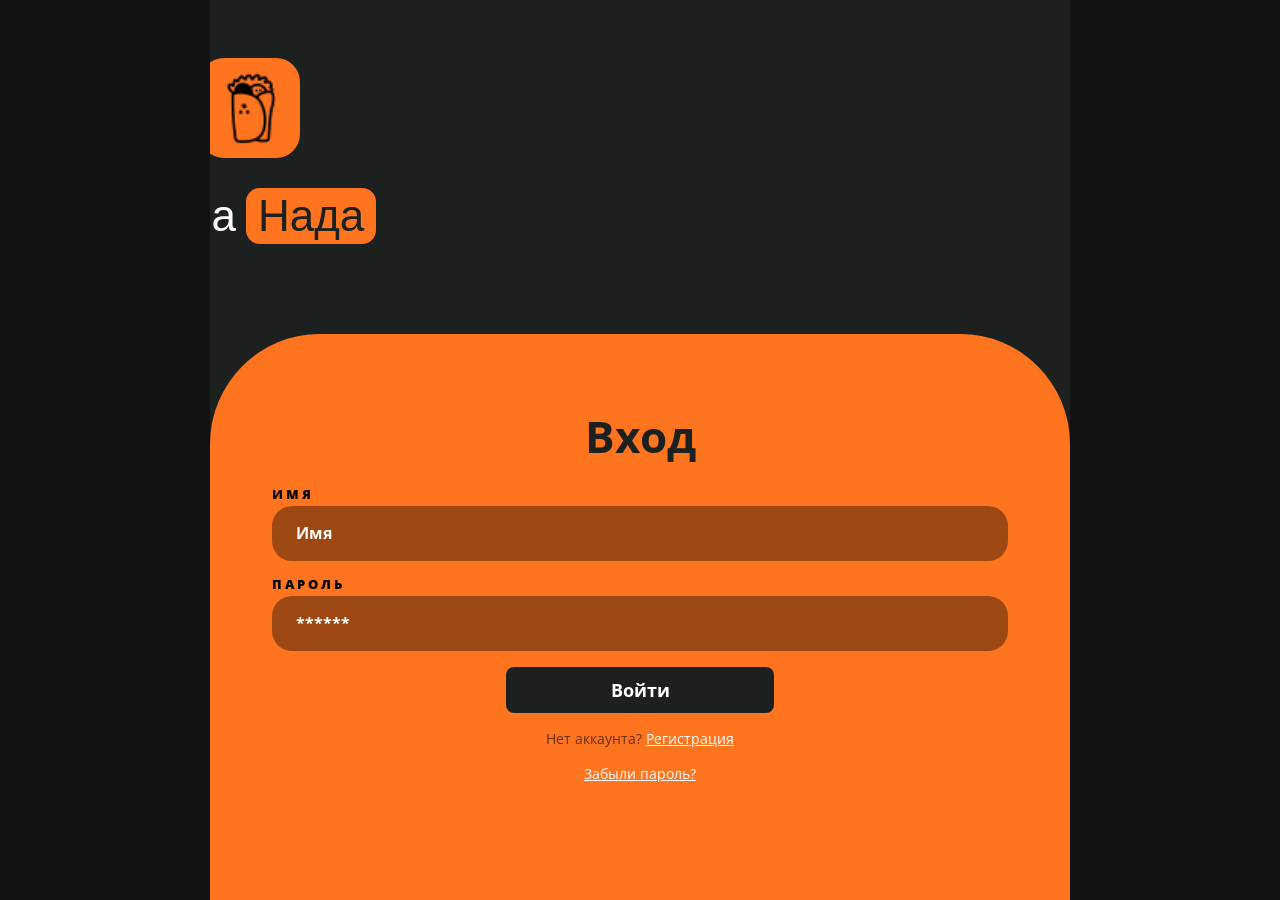
<file: index.html>
<!DOCTYPE html>
<html lang="ru">
<head>
    <meta charset="UTF-8">
    <meta name="viewport" content="width=device-width, initial-scale=1.0, viewport-fit=cover">

    <title>Вход — ШаваНада</title>

    <link href="https://fonts.googleapis.com/css2?family=Open+Sans:ital,wght@0,400;0,700;0,800;1,400&display=swap" rel="stylesheet">
    <link rel="stylesheet" href="common.css">
    <link rel="stylesheet" href="responsive.css">
    <link rel="stylesheet" href="auth.css">
</head>

<body>
    <div class="app app_dark">

        <div class="auth_logo">
            <img class="logo_icon" src="images/Wrap-1.svg" alt="">
            <span class="logo_text">Шава<i class="logo_mark">Нада</i></span>
        </div>

        <form class="auth_sheet" data-next="map.html">
            <h1>Вход</h1>

            <label>ИМЯ</label>
            <input type="text" placeholder="Имя" required>

            <label>ПАРОЛЬ</label>
            <input type="password" placeholder="******" required>

            <button class="auth_button">Войти</button>

            <p>Нет аккаунта? <a href="register.html">Регистрация</a></p>
            <p><a href="#">Забыли пароль?</a></p>
        </form>

    </div>

    <script src="auth.js"></script>
</body>
</html>
</file>
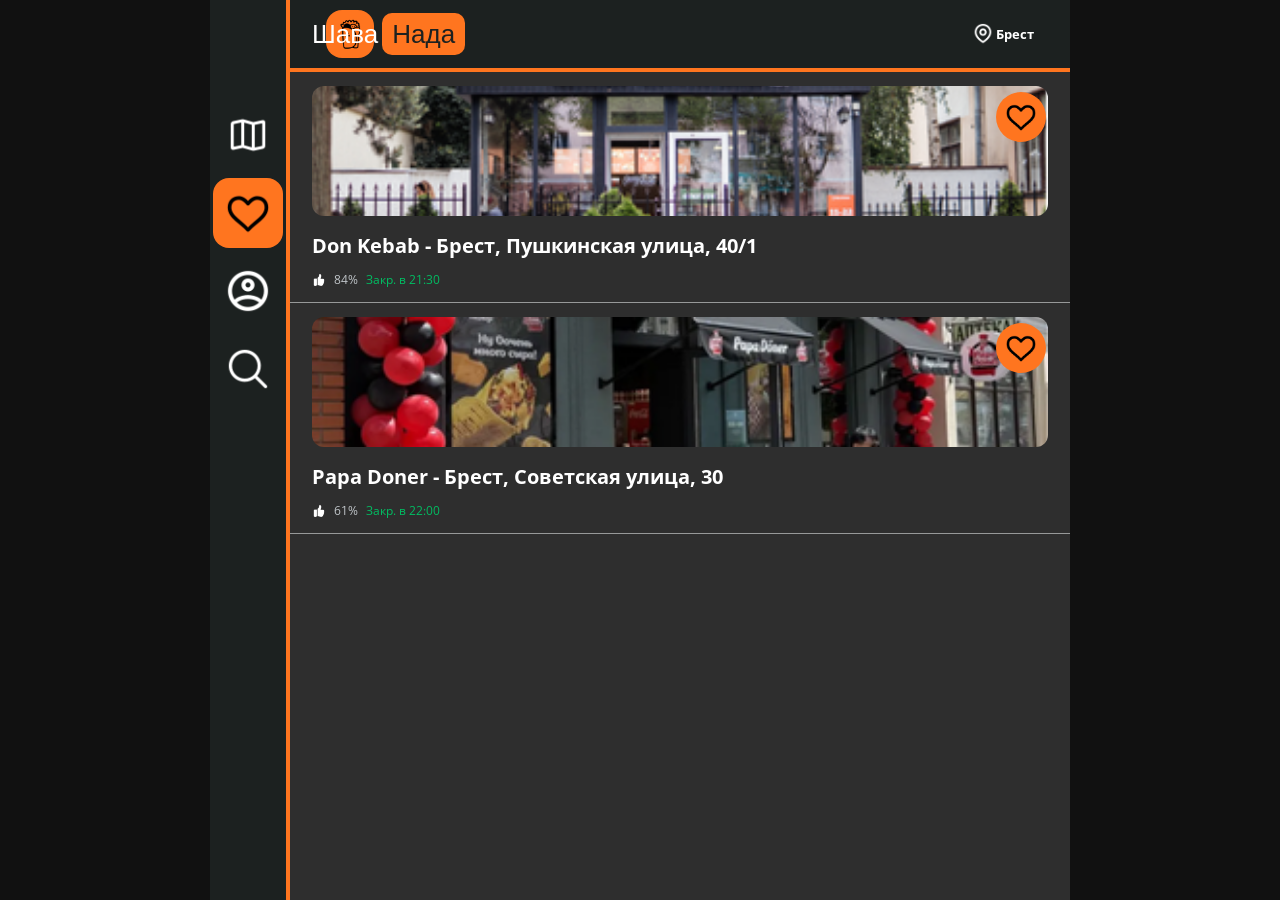
<file: favorites.html>
<!DOCTYPE html>
<html lang="ru">
<head>
    <meta charset="UTF-8">
    <meta name="viewport" content="width=device-width, initial-scale=1.0, viewport-fit=cover">

    <title>Избранное — ШаваНада</title>

    <link href="https://fonts.googleapis.com/css2?family=Open+Sans:ital,wght@0,400;0,700;0,800;1,400&display=swap" rel="stylesheet">
    <link rel="stylesheet" href="common.css">
    <link rel="stylesheet" href="responsive.css">
    <link rel="stylesheet" href="favorites.css">
</head>

<body>
    <div class="app">

        <header class="header">
            <img class="logo_icon" src="images/Wrap-1.svg" alt="">
            <span class="logo_text">Шава<i class="logo_mark">Нада</i></span>
            <span class="city"><img src="images/Location.svg" alt="">Брест</span>
        </header>

        <main class="main">
            <a class="favorite_card" href="place.html">
                <img class="favorite_photo" src="images/DonKebab.png" alt="">
                <button class="favorite_button"><img src="images/Heart.svg" alt=""></button>
                <h3>Don Kebab - Брест, Пушкинская улица, 40/1</h3>
                <div class="place_meta">
                    <img class="rating_icon" src="images/Like.svg" alt="">84%
                    <span class="text_green">Закр. в 21:30</span>
                </div>
            </a>

            <a class="favorite_card" href="place.html">
                <img class="favorite_photo" src="images/PapaDoner.png" alt="">
                <button class="favorite_button"><img src="images/Heart.svg" alt=""></button>
                <h3>Papa Doner - Брест, Советская улица, 30</h3>
                <div class="place_meta">
                    <img class="rating_icon" src="images/Like.svg" alt="">61%
                    <span class="text_green">Закр. в 22:00</span>
                </div>
            </a>
        </main>

        <nav class="tab_bar">
            <a class="tab_link" href="map.html"><img src="images/Paper Map-1.svg" alt="map"></a>
            <a class="tab_link is-active" href="favorites.html"><img src="images/Heart.svg" alt="favorites"></a>
            <a class="tab_link" href="profile.html"><img src="images/Profile.svg" alt="profile"></a>
            <a class="tab_link" href="search.html"><img src="images/Search.svg" alt="search"></a>
        </nav>

    </div>

    <script src="common.js"></script>
</body>
</html>
</file>
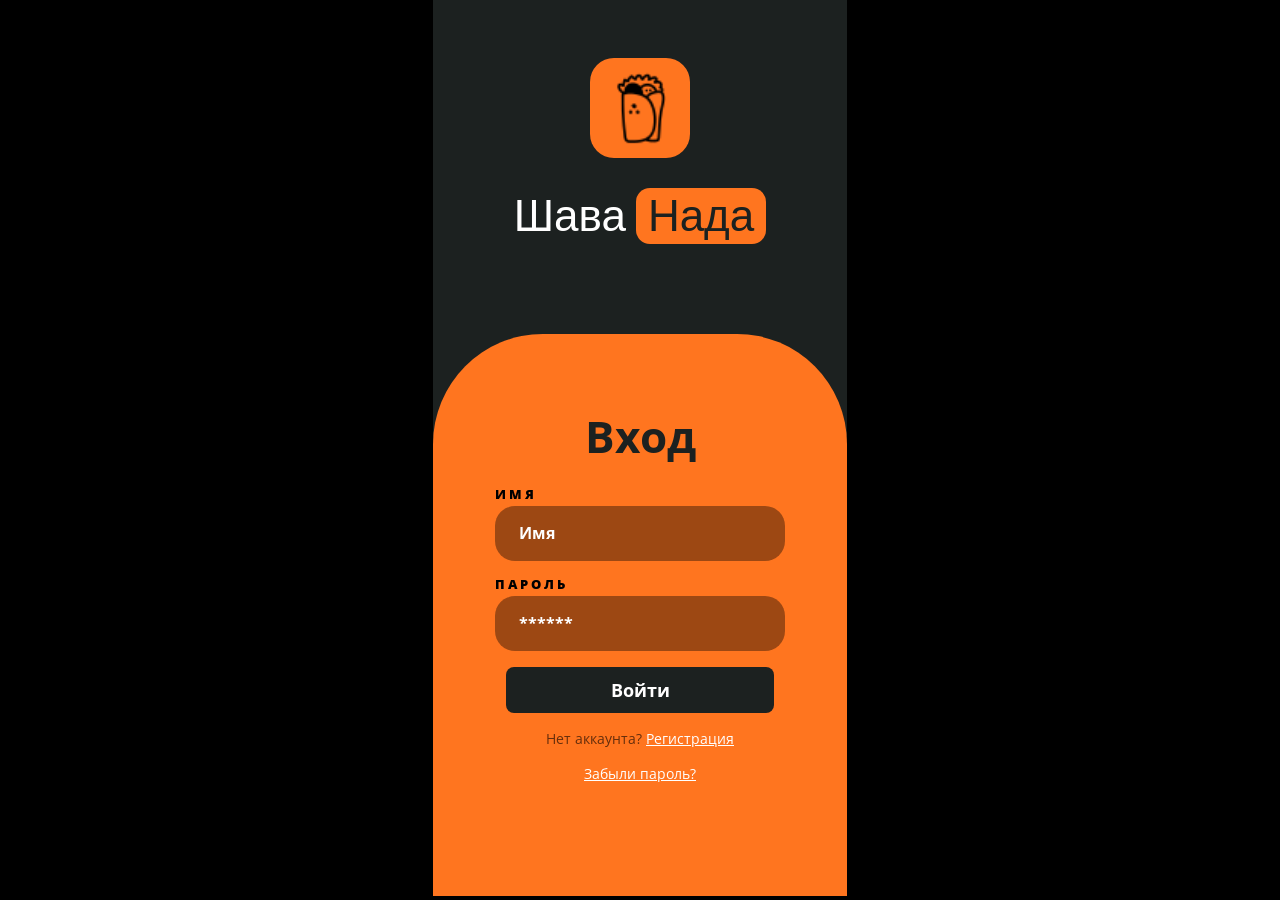
<file: login.html>
<!DOCTYPE html>
<html lang="ru">
<head>
    <meta charset="UTF-8">
    <meta name="viewport" content="width=device-width, initial-scale=1.0, viewport-fit=cover">

    <title>Вход — ШаваНада</title>

    <link href="https://fonts.googleapis.com/css2?family=Open+Sans:ital,wght@0,400;0,700;0,800;1,400&display=swap" rel="stylesheet">
    <link rel="stylesheet" href="common.css">
    <link rel="stylesheet" href="auth.css">
</head>

<body>
    <div class="app app_dark">

        <div class="auth_logo">
            <img class="logo_icon" src="images/Wrap-1.svg" alt="">
            <span class="logo_text">Шава<i class="logo_mark">Нада</i></span>
        </div>

        <form class="auth_sheet" data-next="map.html">
            <h1>Вход</h1>

            <label>ИМЯ</label>
            <input type="text" placeholder="Имя" required>

            <label>ПАРОЛЬ</label>
            <input type="password" placeholder="******" required>

            <button class="auth_button">Войти</button>

            <p>Нет аккаунта? <a href="register.html">Регистрация</a></p>
            <p><a href="#">Забыли пароль?</a></p>
        </form>

    </div>

    <script src="auth.js"></script>
</body>
</html>
</file>
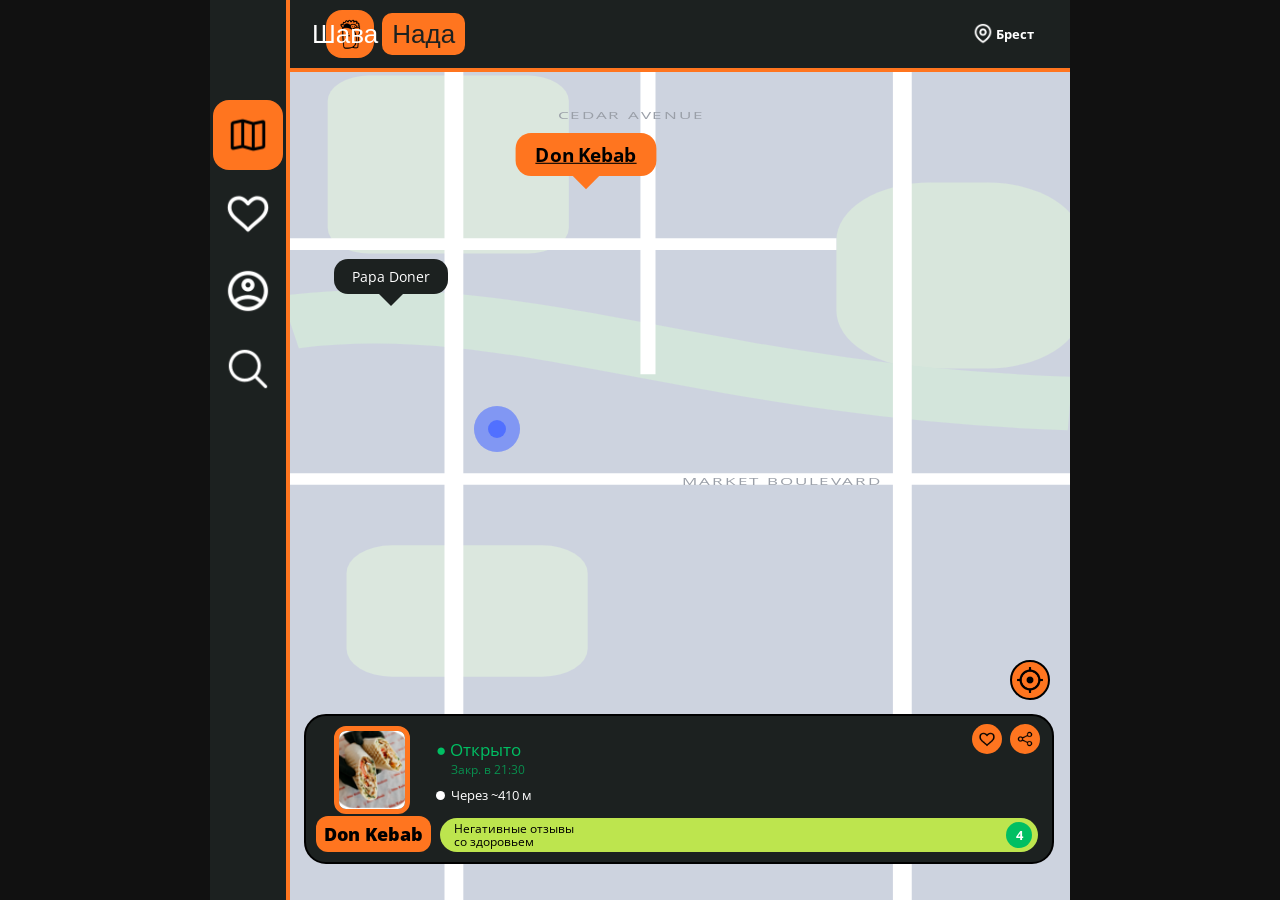
<file: map.html>
<!DOCTYPE html>
<html lang="ru">
<head>
    <meta charset="UTF-8">
    <meta name="viewport" content="width=device-width, initial-scale=1.0, viewport-fit=cover">

    <title>Карта — ШаваНада</title>

    <link href="https://fonts.googleapis.com/css2?family=Open+Sans:ital,wght@0,400;0,700;0,800;1,400&display=swap" rel="stylesheet">
    <link rel="stylesheet" href="common.css">
    <link rel="stylesheet" href="responsive.css">
    <link rel="stylesheet" href="map.css">
</head>

<body>
    <div class="app">

        <header class="header">
            <img class="logo_icon" src="images/Wrap-1.svg" alt="">
            <span class="logo_text">Шава<i class="logo_mark">Нада</i></span>
            <span class="city"><img src="images/Location.svg" alt="">Брест</span>
        </header>

        <main class="main main_map">
            <div class="map">
                <svg viewBox="0 0 414 712" preserveAspectRatio="none">
                    <rect x="20" y="3" width="128" height="153" rx="22" fill="#dbe7de"/>
                    <rect x="290" y="95" width="130" height="160" rx="50" fill="#d8e6dc"/>
                    <rect x="30" y="407" width="128" height="113" rx="24" fill="#dbe7de"/>
                    <path d="M0 215C120 190 220 275 414 285" stroke="#d3e5db" stroke-width="46" fill="none"/>

                    <g stroke="#ffffff" fill="none">
                        <path d="M87 0V712M325 0V712" stroke-width="10"/>
                        <path d="M190 0V260" stroke-width="8"/>
                        <path d="M0 148H290M0 350H414" stroke-width="10"/>
                    </g>

                    <g font-size="9" fill="#9a9fa8" letter-spacing="1">
                        <text x="142" y="40">CEDAR AVENUE</text>
                        <text x="208" y="355">MARKET BOULEVARD</text>
                    </g>
                </svg>

                <button class="map_pin map_pin_don is-selected" data-place="don">Don Kebab</button>
                <button class="map_pin map_pin_papa" data-place="papa">Papa Doner</button>

                <div class="map_me"></div>
            </div>

            <button class="locate_button"><img src="images/My Location.svg" alt="Моё местоположение"></button>

            <a class="place_card" href="place.html">
                <img class="place_card_photo" src="images/MapPlace.png" alt="">
                <span class="place_card_name">Don Kebab</span>

                <span class="place_card_status text_green">● Открыто<small>Закр. в 21:30</small></span>
                <span class="place_card_distance">Через ~410 м</span>

                <span class="place_card_actions">
                    <button class="card_round_button like_button"><img src="images/Heart.svg" alt=""></button>
                    <button class="card_round_button"><img src="images/Share-1.svg" alt=""></button>
                </span>

                <span class="place_card_negative">Негативные отзывы<br>со здоровьем<b>4</b></span>
            </a>
        </main>

        <nav class="tab_bar">
            <a class="tab_link is-active" href="map.html"><img src="images/Paper Map.svg" alt="map"></a>
            <a class="tab_link" href="favorites.html"><img src="images/Heart-1.svg" alt="favorites"></a>
            <a class="tab_link" href="profile.html"><img src="images/Profile.svg" alt="profile"></a>
            <a class="tab_link" href="search.html"><img src="images/Search.svg" alt="search"></a>
        </nav>

    </div>

    <script src="common.js"></script>
    <script src="map.js"></script>
</body>
</html>
</file>
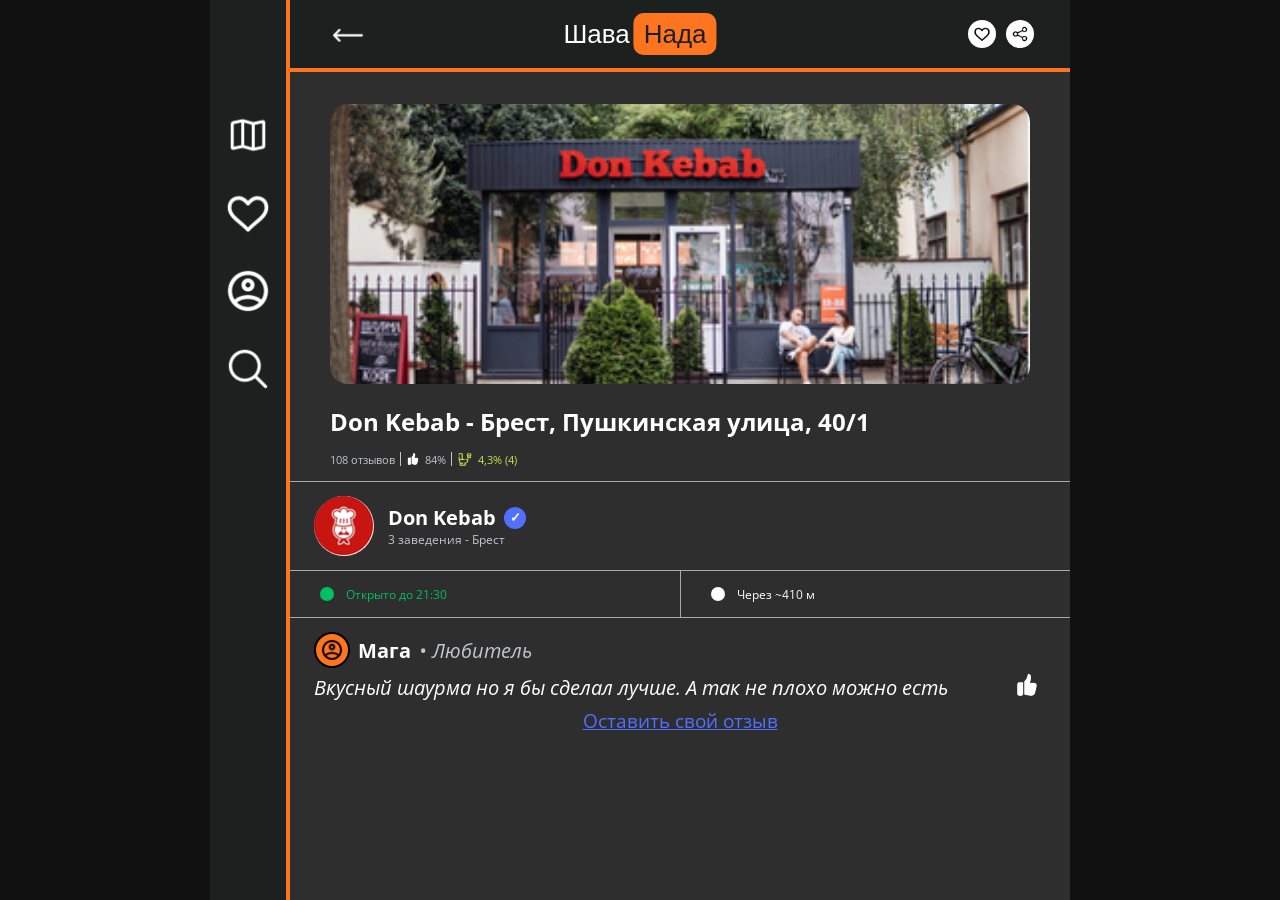
<file: place.html>
<!DOCTYPE html>
<html lang="ru">
<head>
    <meta charset="UTF-8">
    <meta name="viewport" content="width=device-width, initial-scale=1.0, viewport-fit=cover">

    <title>Don Kebab — ШаваНада</title>

    <link href="https://fonts.googleapis.com/css2?family=Open+Sans:ital,wght@0,400;0,700;0,800;1,400&display=swap" rel="stylesheet">
    <link rel="stylesheet" href="common.css">
    <link rel="stylesheet" href="responsive.css">
    <link rel="stylesheet" href="place.css">
</head>

<body>
    <div class="app">

        <header class="header header_sub">
            <a class="back_button" href="javascript:history.back()"><img src="images/Left Arrow.svg" alt="Назад"></a>
            <span class="logo_text">Шава<i class="logo_mark">Нада</i></span>
            <span class="header_actions">
                <button class="header_round_button like_button"><img src="images/Heart.svg" alt=""></button>
                <button class="header_round_button"><img src="images/Share-1.svg" alt=""></button>
            </span>
        </header>

        <main class="main">
            <div class="place_content">
                <img class="place_photo" src="images/DonKebab.png" alt="Don Kebab">
                <h2 class="place_title">Don Kebab - Брест, Пушкинская улица, 40/1</h2>

                <div class="place_meta">
                    <span>108 отзывов</span>
                    <i class="meta_separator"></i>
                    <img class="rating_icon" src="images/Like.svg" alt="">
                    <span>84%</span>
                    <i class="meta_separator"></i>
                    <img src="images/WC.svg" width="16" alt="">
                    <span class="text_lime">4,3% (4)</span>
                </div>
            </div>

            <div class="place_divider"></div>

            <div class="owner_row">
                <img class="owner_avatar" src="images/DonKebab_logo.png" alt="">
                <div class="owner_info">
                    <b class="owner_name">Don Kebab <u class="verified_badge">✓</u></b>
                    <small>3 заведения - Брест</small>
                </div>
            </div>

            <div class="status_bar">
                <div class="status_item status_item_ok"><i class="status_dot status_dot_ok"></i>Открыто до 21:30</div>
                <div class="status_item"><i class="status_dot"></i>Через ~410 м</div>
            </div>

            <div class="review_block">
                <div class="review_author">
                    <span class="review_author_icon"><img src="images/Profile-1.svg" alt=""></span>
                    Мага <em>• Любитель</em>
                </div>
                <p class="review_text">Вкусный шаурма но я бы сделал лучше. А так не плохо можно есть</p>
                <button class="review_like">
                    <img class="review_like_icon review_like_off" src="images/Like.svg" alt="">
                    <img class="review_like_icon review_like_on" src="images/Like_Active.svg" alt="">
                </button>
                <a class="review_link" href="review.html">Оставить свой отзыв</a>
            </div>
        </main>

        <nav class="tab_bar">
            <a class="tab_link" href="map.html"><img src="images/Paper Map-1.svg" alt="map"></a>
            <a class="tab_link" href="favorites.html"><img src="images/Heart-1.svg" alt="favorites"></a>
            <a class="tab_link" href="profile.html"><img src="images/Profile.svg" alt="profile"></a>
            <a class="tab_link" href="search.html"><img src="images/Search.svg" alt="search"></a>
        </nav>

    </div>

    <script src="common.js"></script>
    <script src="place.js"></script>
</body>
</html>
</file>
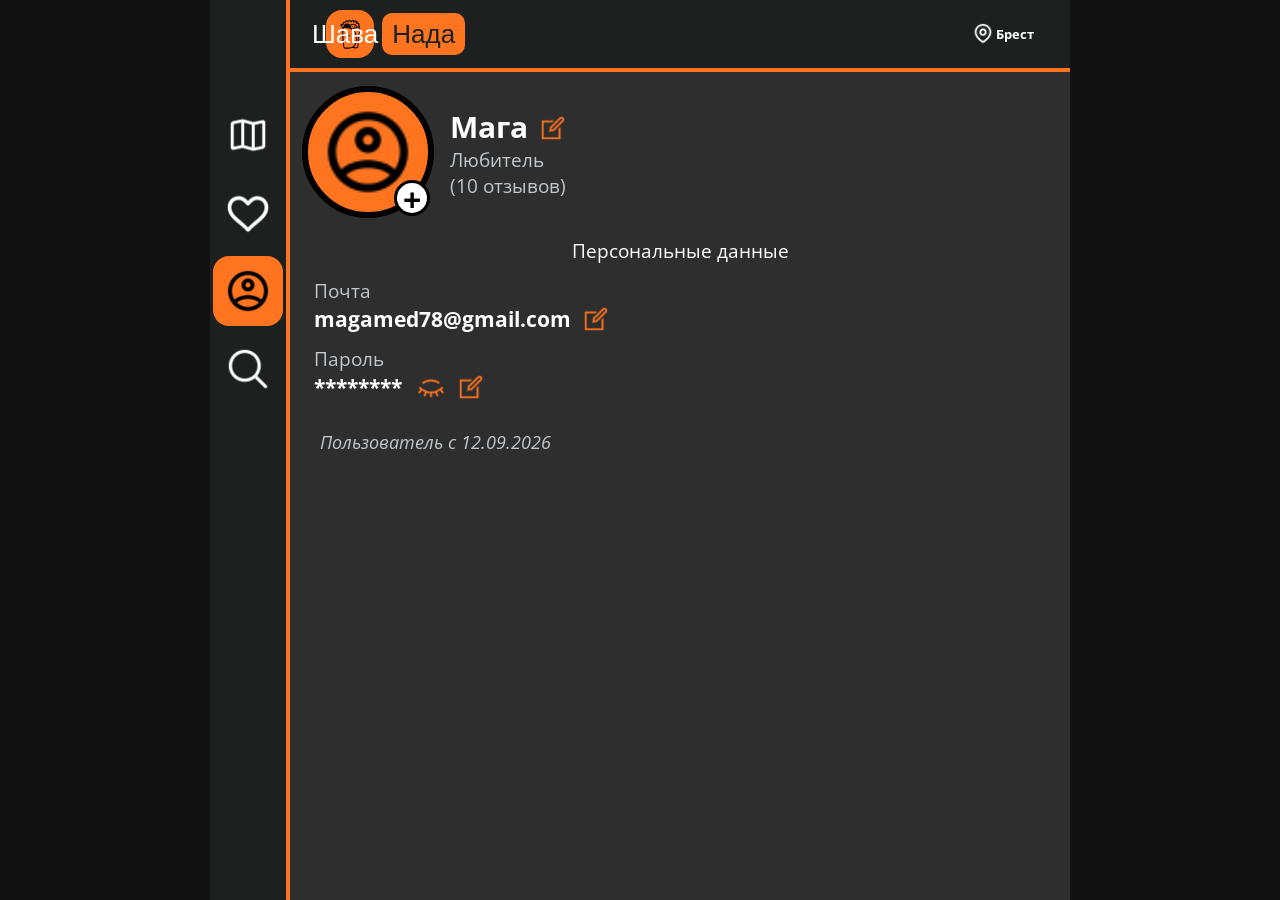
<file: profile.html>
<!DOCTYPE html>
<html lang="ru">
<head>
    <meta charset="UTF-8">
    <meta name="viewport" content="width=device-width, initial-scale=1.0, viewport-fit=cover">

    <title>Профиль — ШаваНада</title>

    <link href="https://fonts.googleapis.com/css2?family=Open+Sans:ital,wght@0,400;0,700;0,800;1,400&display=swap" rel="stylesheet">
    <link rel="stylesheet" href="common.css">
    <link rel="stylesheet" href="responsive.css">
    <link rel="stylesheet" href="profile.css">
</head>

<body>
    <div class="app">

        <header class="header">
            <img class="logo_icon" src="images/Wrap-1.svg" alt="">
            <span class="logo_text">Шава<i class="logo_mark">Нада</i></span>
            <span class="city"><img src="images/Location.svg" alt="">Брест</span>
        </header>

        <main class="main">
            <div class="profile_head">
                <div class="profile_avatar">
                    <img src="images/Profile-1.svg" alt="">
                    <b class="profile_avatar_plus">+</b>
                </div>

                <div>
                    <h2 class="profile_name">Мага <button class="edit_button"><img src="images/Edit.svg" alt=""></button></h2>
                    <small class="profile_level">Любитель<br>(10 отзывов)</small>
                </div>
            </div>

            <p class="profile_section_title">Персональные данные</p>

            <div class="profile_field">
                <small>Почта</small>
                <div class="profile_field_value">
                    magamed78@gmail.com
                    <button class="edit_button"><img src="images/Edit.svg" alt=""></button>
                </div>
            </div>

            <div class="profile_field">
                <small>Пароль</small>
                <div class="profile_field_value">
                    <span id="password_value">********</span>
                    <button class="eye_button"><img src="images/Eyelashes 2D.svg" alt=""></button>
                    <button class="edit_button"><img src="images/Edit.svg" alt=""></button>
                </div>
            </div>

            <p class="profile_since">Пользователь с 12.09.2026</p>
        </main>

        <nav class="tab_bar">
            <a class="tab_link" href="map.html"><img src="images/Paper Map-1.svg" alt="map"></a>
            <a class="tab_link" href="favorites.html"><img src="images/Heart-1.svg" alt="favorites"></a>
            <a class="tab_link is-active" href="profile.html"><img src="images/Profile-1.svg" alt="profile"></a>
            <a class="tab_link" href="search.html"><img src="images/Search.svg" alt="search"></a>
        </nav>

    </div>

    <script src="common.js"></script>
    <script src="profile.js"></script>
</body>
</html>
</file>
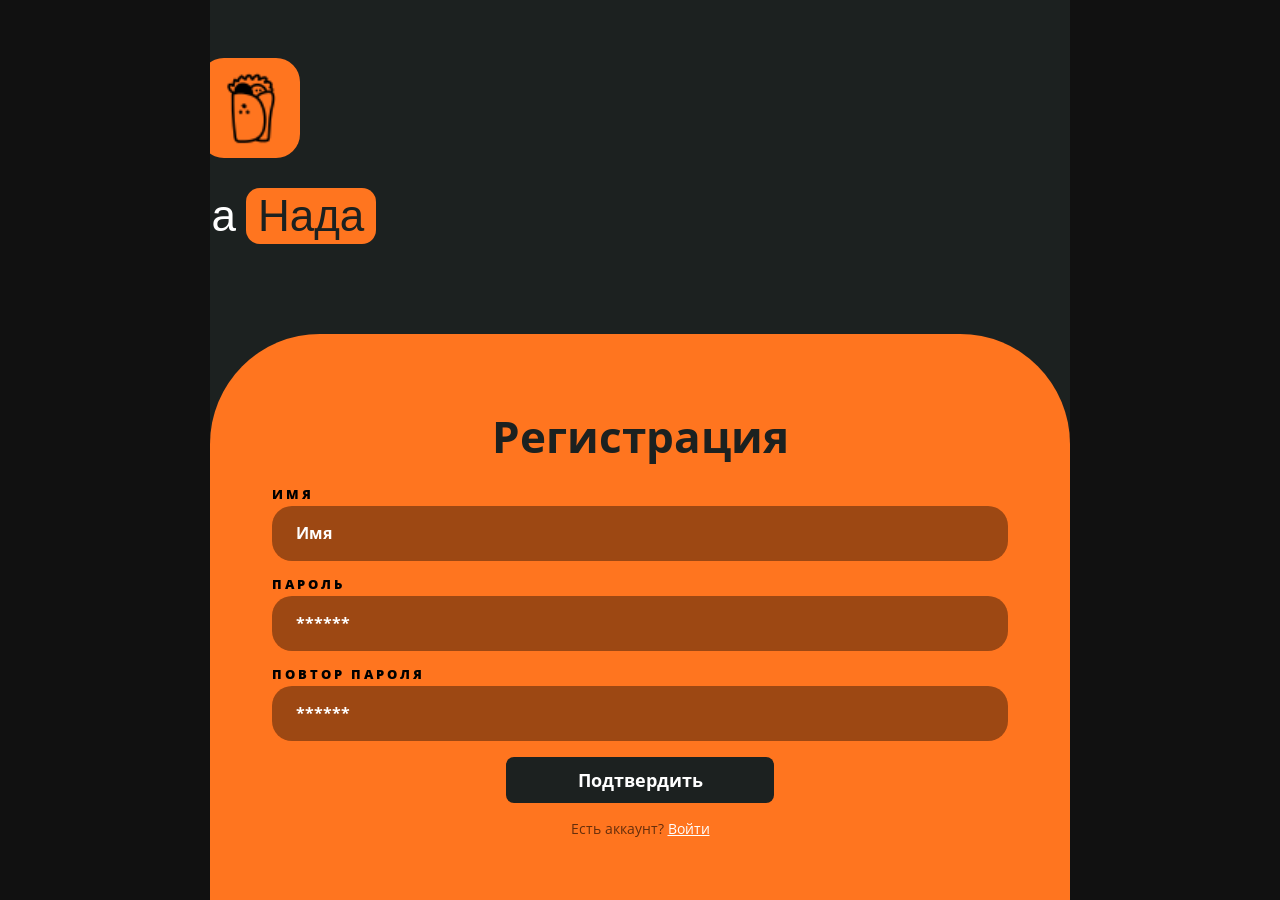
<file: register.html>
<!DOCTYPE html>
<html lang="ru">
<head>
    <meta charset="UTF-8">
    <meta name="viewport" content="width=device-width, initial-scale=1.0, viewport-fit=cover">

    <title>Регистрация — ШаваНада</title>

    <link href="https://fonts.googleapis.com/css2?family=Open+Sans:ital,wght@0,400;0,700;0,800;1,400&display=swap" rel="stylesheet">
    <link rel="stylesheet" href="common.css">
    <link rel="stylesheet" href="responsive.css">
    <link rel="stylesheet" href="auth.css">
</head>

<body>
    <div class="app app_dark">

        <div class="auth_logo">
            <img class="logo_icon" src="images/Wrap-1.svg" alt="">
            <span class="logo_text">Шава<i class="logo_mark">Нада</i></span>
        </div>

        <form class="auth_sheet" data-next="map.html">
            <h1>Регистрация</h1>

            <label>ИМЯ</label>
            <input type="text" placeholder="Имя" required>

            <label>ПАРОЛЬ</label>
            <input type="password" placeholder="******" required>

            <label>ПОВТОР ПАРОЛЯ</label>
            <input type="password" placeholder="******" required>

            <button class="auth_button">Подтвердить</button>

            <p>Есть аккаунт? <a href="login.html">Войти</a></p>
        </form>

    </div>

    <script src="auth.js"></script>
</body>
</html>
</file>
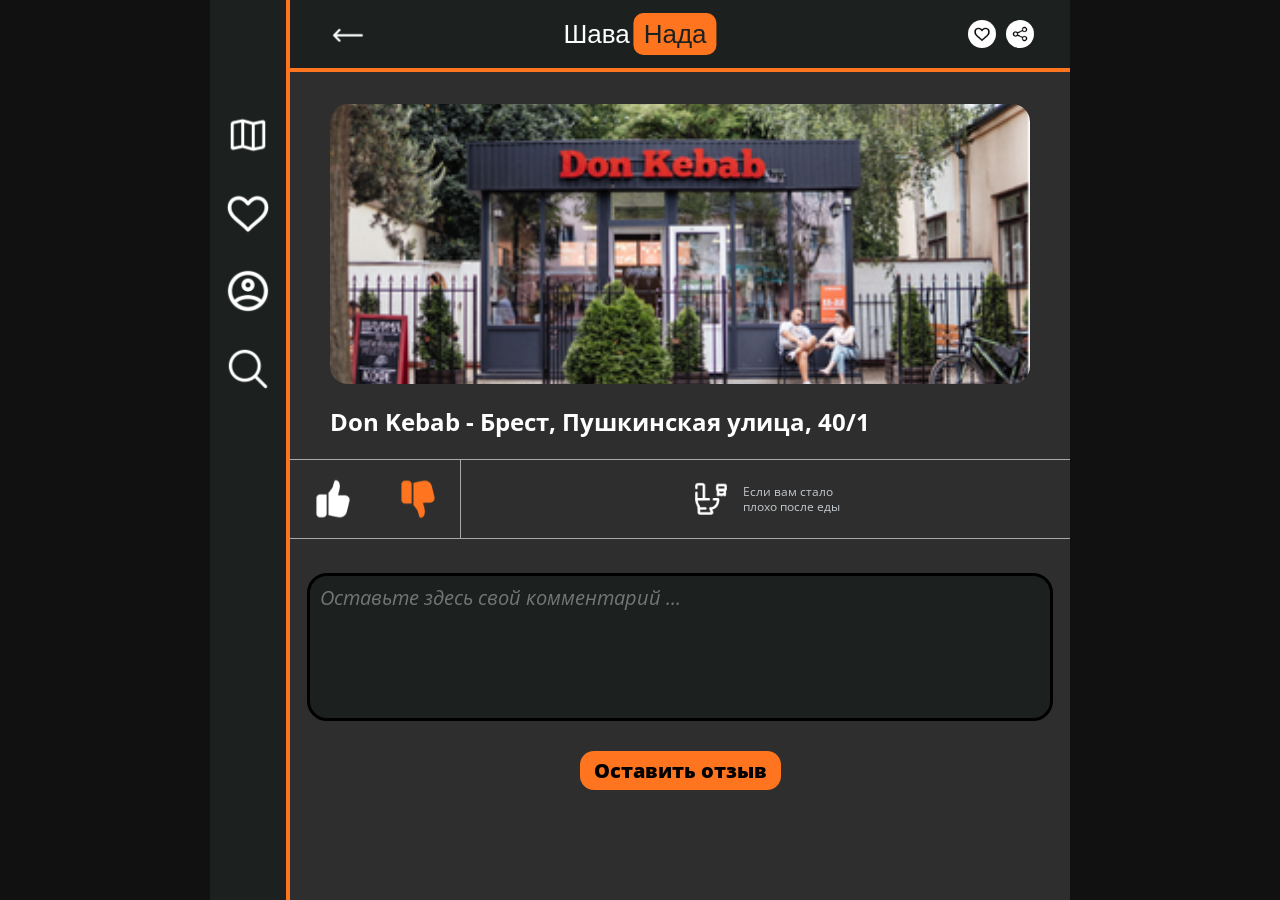
<file: review.html>
<!DOCTYPE html>
<html lang="ru">
<head>
    <meta charset="UTF-8">
    <meta name="viewport" content="width=device-width, initial-scale=1.0, viewport-fit=cover">

    <title>Отзыв — ШаваНада</title>

    <link href="https://fonts.googleapis.com/css2?family=Open+Sans:ital,wght@0,400;0,700;0,800;1,400&display=swap" rel="stylesheet">
    <link rel="stylesheet" href="common.css">
    <link rel="stylesheet" href="responsive.css">
    <link rel="stylesheet" href="review.css">
</head>

<body>
    <div class="app">

        <header class="header header_sub">
            <a class="back_button" href="javascript:history.back()"><img src="images/Left Arrow.svg" alt="Назад"></a>
            <span class="logo_text">Шава<i class="logo_mark">Нада</i></span>
            <span class="header_actions">
                <button class="header_round_button like_button"><img src="images/Heart.svg" alt=""></button>
                <button class="header_round_button"><img src="images/Share-1.svg" alt=""></button>
            </span>
        </header>

        <main class="main">
            <div class="place_content place_content_review">
                <img class="place_photo" src="images/DonKebab.png" alt="">
                <h2 class="place_title place_title_review">Don Kebab - Брест, Пушкинская улица, 40/1</h2>
            </div>

            <div class="vote_bar">
                <span class="vote_buttons">
                    <button class="vote_button vote_up">
                        <img class="vote_icon vote_icon_off" src="images/Like.svg" alt="">
                        <img class="vote_icon vote_icon_on" src="images/Like_Active.svg" alt="">
                    </button>
                    <button class="vote_button vote_down is-selected">
                        <img class="vote_icon vote_icon_off" src="images/Like.svg" alt="">
                        <img class="vote_icon vote_icon_on" src="images/Like_Active.svg" alt="">
                    </button>
                </span>

                <div class="vote_hint">
                    <button class="toilet_button">
                        <img class="toilet_icon toilet_icon_off" src="images/WC-1.svg" alt="">
                        <img class="toilet_icon toilet_icon_on" src="images/WC.svg" alt="">
                    </button>
                    Если вам стало<br>плохо после еды
                </div>
            </div>

            <textarea class="review_textarea" placeholder="Оставьте здесь свой комментарий ..."></textarea>
            <button class="send_button">Оставить отзыв</button>
        </main>

        <nav class="tab_bar">
            <a class="tab_link" href="map.html"><img src="images/Paper Map-1.svg" alt="map"></a>
            <a class="tab_link" href="favorites.html"><img src="images/Heart-1.svg" alt="favorites"></a>
            <a class="tab_link" href="profile.html"><img src="images/Profile.svg" alt="profile"></a>
            <a class="tab_link" href="search.html"><img src="images/Search.svg" alt="search"></a>
        </nav>

    </div>

    <script src="common.js"></script>
    <script src="review.js"></script>
</body>
</html>
</file>
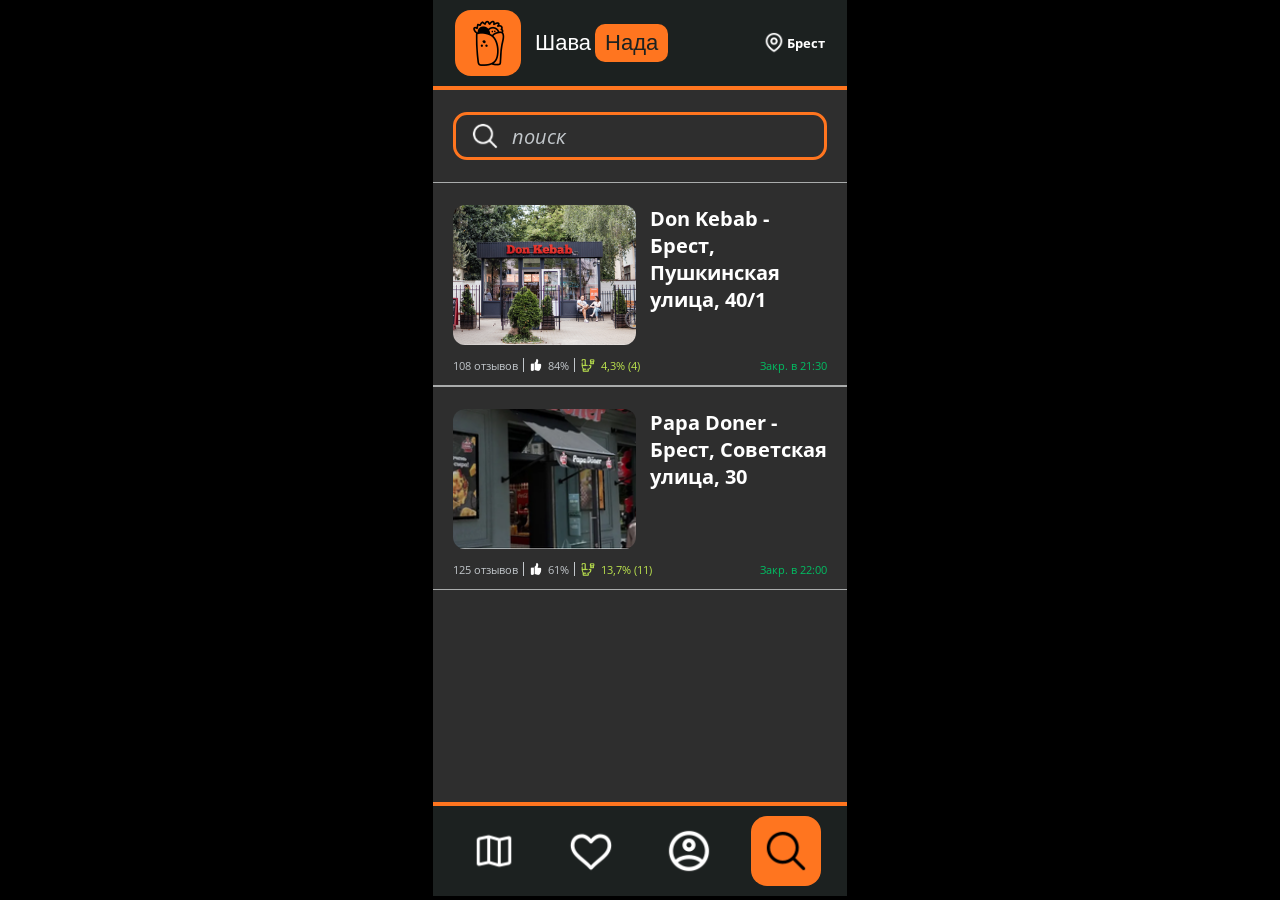
<file: search.html>
<!DOCTYPE html>
<html lang="ru">
<head>
    <meta charset="UTF-8">
    <meta name="viewport" content="width=device-width, initial-scale=1.0, viewport-fit=cover">

    <title>Поиск — ШаваНада</title>

    <link href="https://fonts.googleapis.com/css2?family=Open+Sans:ital,wght@0,400;0,700;0,800;1,400&display=swap" rel="stylesheet">
    <link rel="stylesheet" href="common.css">
    <link rel="stylesheet" href="search.css">
</head>

<body>
    <div class="app">

        <header class="header">
            <img class="logo_icon" src="images/Wrap-1.svg" alt="">
            <span class="logo_text">Шава<i class="logo_mark">Нада</i></span>
            <span class="city"><img src="images/Location.svg" alt="">Брест</span>
        </header>

        <main class="main">
            <label class="search_bar">
                <img src="images/Search.svg" alt="">
                <input id="search_input" placeholder="поиск" autocomplete="off">
            </label>

            <a class="search_item" href="place.html">
                <img class="search_photo" src="images/DonKebab.png" alt="">
                <h3>Don Kebab - Брест, Пушкинская улица, 40/1</h3>
                <div class="place_meta">
                    <span>108 отзывов</span>
                    <i class="meta_separator"></i>
                    <img class="rating_icon" src="images/Like.svg" alt="">
                    <span>84%</span>
                    <i class="meta_separator"></i>
                    <img src="images/WC.svg" width="16" alt="">
                    <span class="text_lime">4,3% (4)</span>
                    <em class="place_closing">Закр. в 21:30</em>
                </div>
            </a>

            <a class="search_item" href="place.html">
                <img class="search_photo" src="images/PapaDoner.png" alt="">
                <h3>Papa Doner - Брест, Советская улица, 30</h3>
                <div class="place_meta">
                    <span>125 отзывов</span>
                    <i class="meta_separator"></i>
                    <img class="rating_icon" src="images/Like.svg" alt="">
                    <span>61%</span>
                    <i class="meta_separator"></i>
                    <img src="images/WC.svg" width="16" alt="">
                    <span class="text_lime">13,7% (11)</span>
                    <em class="place_closing">Закр. в 22:00</em>
                </div>
            </a>
        </main>

        <nav class="tab_bar">
            <a class="tab_link" href="map.html"><img src="images/Paper Map-1.svg" alt="map"></a>
            <a class="tab_link" href="favorites.html"><img src="images/Heart-1.svg" alt="favorites"></a>
            <a class="tab_link" href="profile.html"><img src="images/Profile.svg" alt="profile"></a>
            <a class="tab_link is-active" href="search.html"><img src="images/Search-1.svg" alt="search"></a>
        </nav>

    </div>

    <script src="common.js"></script>
    <script src="search.js"></script>
</body>
</html>
</file>
<file: common.css>
@font-face {
    font-family: "Gagalin-Regular";
    src: url("https://db.onlinewebfonts.com/t/240a7cb10b49b02c94ceddc459d385a9.woff2") format("woff2"),
         url("https://db.onlinewebfonts.com/t/240a7cb10b49b02c94ceddc459d385a9.woff") format("woff"),
         url("https://db.onlinewebfonts.com/t/240a7cb10b49b02c94ceddc459d385a9.ttf") format("truetype");
}

:root {
    --orange: #ff751f;
    --dark: #1c2120;
    --gray: #2e2e2e;
    --muted: #c2c7cb;
    --green: #00bf63;
    --lime: #bde54e;
    --blue: #5170ff;
}

* {
    box-sizing: border-box;
    margin: 0;
    padding: 0;
    -webkit-tap-highlight-color: transparent;
}

body {
    background: #000000;
    font-family: 'Open Sans', sans-serif;
    color: #ffffff;
}

button {
    font: inherit;
    color: inherit;
    cursor: pointer;
    border: 0;
    background: none;
}

a {
    color: inherit;
    text-decoration: none;
}

/* ---------- Экран приложения ---------- */
.app {
    position: relative;
    display: flex;
    flex-direction: column;
    width: 100%;
    max-width: 414px;
    height: 100dvh;
    max-height: 896px;
    margin: 0 auto;
    overflow: hidden;
    background: var(--gray);
    animation: fade 0.25s ease-out;
}

.app_dark {
    background: var(--dark);
}

.main {
    position: relative;
    flex: 1;
    overflow-y: auto;
}

@keyframes fade {
    from { opacity: 0; }
    to   { opacity: 1; }
}

@keyframes up {
    from {
        transform: translateY(60%);
        opacity: 0;
    }
}

/* ---------- Логотип ---------- */
.logo_icon {
    width: 66px;
    height: 66px;
    padding: 8px;
    border-radius: 16px;
    background: var(--orange);
}

.logo_text {
    display: inline-flex;
    align-items: center;
    font-family: "Gagalin-Regular", Impact, sans-serif;
    font-size: 22px;
    line-height: 1;
    white-space: nowrap;
}

.logo_mark {
    margin-left: 4px;
    padding: 8px 10px;
    border-radius: 10px;
    background: var(--orange);
    color: var(--dark);
    font-style: normal;
}

/* ---------- Шапка ---------- */
.header {
    display: flex;
    flex: none;
    align-items: center;
    justify-content: space-between;
    height: 90px;
    padding: 0 22px;
    background: var(--dark);
    border-bottom: 4px solid var(--orange);
}

.header .logo_text {
    position: absolute;
    left: 102px;
}

.city {
    display: flex;
    align-items: center;
    gap: 2px;
    font-size: 13px;
    font-weight: 700;
}

.city img {
    width: 22px;
    height: 22px;
}

.header_sub {
    padding: 0 28px;
}

.header_sub .logo_text {
    left: 50%;
    transform: translateX(-50%);
}

.back_button {
    width: 44px;
    height: 30px;
}

.back_button img {
    width: 100%;
    height: 100%;
    object-fit: contain;
}

.header_actions {
    display: flex;
    gap: 10px;
}

.header_round_button {
    display: grid;
    place-items: center;
    width: 28px;
    height: 28px;
    border-radius: 50%;
    background: #ffffff;
}

.header_round_button img {
    width: 18px;
    height: 18px;
}

/* ---------- Нижнее меню ---------- */
.tab_bar {
    display: flex;
    flex: none;
    align-items: center;
    justify-content: space-around;
    height: 94px;
    padding: 0 12px;
    background: var(--dark);
    border-top: 4px solid var(--orange);
}

.tab_link {
    display: grid;
    place-items: center;
    width: 70px;
    height: 70px;
    border-radius: 16px;
    transition: background 0.2s, transform 0.15s;
}

.tab_link img {
    width: 48px;
    height: 48px;
}

.tab_link:active {
    transform: scale(0.92);
}

.tab_link.is-active {
    background: var(--orange);
}

/* ---------- Отклик на нажатие ---------- */
.is-pop {
    animation: pop 0.35s ease;
}

@keyframes pop {
    40% { transform: scale(1.3); }
}

/* ---------- Строка с рейтингом заведения ---------- */
.place_meta {
    display: flex;
    align-items: center;
    gap: 5px;
    font-size: 11px;
    color: var(--muted);
    white-space: nowrap;
}

.rating_icon {
    width: 14px;
    height: 14px;
}

.meta_separator {
    width: 1px;
    height: 14px;
    background: var(--muted);
}

.text_lime {
    color: var(--lime);
}

.text_green {
    color: var(--green);
}

/* ---------- Фото и заголовок заведения (страницы place и review) ---------- */
.place_content {
    padding: 30px 30px 0;
}

.place_photo {
    display: block;
    width: 100%;
    height: 220px;
    border-radius: 14px;
    object-fit: cover;
}

.place_title {
    margin: 22px 0 14px;
    font-size: 20px;
    font-weight: 700;
    line-height: 1.3;
}

@media (prefers-reduced-motion: reduce) {
    * {
        animation: none !important;
        transition: none !important;
    }
}
</file>
<file: responsive.css>
.app {
    max-width: 100%;
    max-height: none;
    height: 100dvh;
}

@media (min-width: 600px) {

    body {
        display: flex;
        align-items: center;
        justify-content: center;
        min-height: 100dvh;
        background: #111111;
    }

    .app {
        max-width: 480px;
        max-height: 900px;
        border-radius: 28px;
        box-shadow: 0 0 0 6px #1c2120, 0 20px 60px rgba(0,0,0,0.8);
        overflow: hidden;
    }

    .search_item h3,
    .review_author,
    .review_text,
    .place_title,
    .owner_name {
        font-size: 18px;
    }

    .tab_bar {
        height: 80px;
        padding-bottom: env(safe-area-inset-bottom, 0px);
    }
}

@media (min-width: 1024px) {

    body {
        display: grid;
        grid-template-columns: 1fr minmax(0, 860px) 1fr;
        grid-template-rows: 1fr;
        align-items: stretch;
        min-height: 100dvh;
        background: #111111;
        padding: 0;
    }

    .app {
        grid-column: 2;
        max-width: 860px;
        max-height: none;
        height: 100dvh;
        border-radius: 0;
        box-shadow: none;
        display: grid;
        grid-template-rows: auto 1fr auto;
        overflow: hidden;
    }

    .header {
        height: 72px;
        padding: 0 36px;
    }

    .header .logo_text {
        font-size: 26px;
    }

    .logo_icon {
        width: 48px;
        height: 48px;
    }

    .tab_bar {
        grid-row: 1 / 4;
        grid-column: 1;

        flex-direction: column;
        justify-content: flex-start;
        align-items: center;
        gap: 8px;

        width: 80px;
        height: 100%;
        padding: 100px 0 24px;

        border-top: none;
        border-right: 4px solid var(--orange);
        border-bottom: none;
    }


    .app {
        flex-direction: row;
        flex-wrap: nowrap;
        align-items: stretch;
    }

 
    .app {
        display: grid;
        grid-template-columns: 80px 1fr;
        grid-template-rows: auto 1fr;
    }

    .header {
        grid-column: 2;
        grid-row: 1;
    }

    .main {
        grid-column: 2;
        grid-row: 2;
    }

    .tab_bar {
        grid-column: 1;
        grid-row: 1 / 3;
    }


    .search_item {
        display: grid;
        grid-template-columns: 200px 1fr;
        grid-template-rows: auto auto;
        column-gap: 20px;
        padding: 20px 28px;
    }

    .search_photo {
        grid-row: 1 / 3;
        width: 200px;
        height: 160px;
        border-radius: 14px;
    }

    .search_item h3 {
        align-self: end;
        font-size: 20px;
    }

    .search_item .place_meta {
        align-self: start;
        padding-top: 6px;
    }

    .search_bar {
        margin: 24px 28px;
        height: 52px;
        font-size: 18px;
    }


    .place_content {
        padding: 32px 40px 0;
    }

    .place_photo {
        height: 280px;
        border-radius: 18px;
    }

    .place_title {
        font-size: 24px;
    }

    .owner_row {
        padding: 18px 40px;
    }

    .review_block {
        padding: 18px 40px;
    }

    .review_text {
        font-size: 18px;
    }

    .profile_head {
        padding: 24px 20px;
        gap: 24px;
    }

    .profile_avatar {
        width: 140px;
        height: 140px;
    }

    .profile_name {
        font-size: 28px;
    }

    .profile_field {
        padding: 0 40px;
        margin-bottom: 16px;
    }

    .auth_sheet {
        top: 300px;
        padding: 60px 80px 0;
        border-radius: 80px 80px 0 0;
    }

    .auth_sheet h1 {
        font-size: 40px;
    }

    .review_textarea {
        width: calc(100% - 60px);
        margin: 30px 30px 0;
        height: 160px;
        font-size: 18px;
    }

    .send_button {
        padding: 10px 24px;
        font-size: 20px;
    }

    .locate_button {
        right: 24px;
        bottom: 80px;
    }

    .place_card {
        left: 20px;
        right: 20px;
        bottom: 24px;
    }
}

@media (max-width: 599px) {

    .app {
        border-radius: 0;
        box-shadow: none;
    }

    .search_photo {
        width: 42%;
        height: 120px;
    }

    .search_item h3 {
        font-size: 17px;
    }

   
    .header {
        height: 72px;
        padding: 0 16px;
    }

    .tab_bar {
        padding-bottom: env(safe-area-inset-bottom, 0px);
    }

    .profile_avatar {
        width: 108px;
        height: 108px;
    }

    .profile_name {
        font-size: 24px;
    }


    .status_item {
        padding: 0 18px;
        font-size: 11px;
    }
}

a:focus-visible,
button:focus-visible,
input:focus-visible,
textarea:focus-visible {
    outline: 3px solid var(--orange);
    outline-offset: 2px;
}

@media (prefers-reduced-motion: reduce) {
    * {
        animation: none !important;
        transition: none !important;
    }
}
</file>
<file: auth.css>
.auth_logo {
    display: flex;
    flex-direction: column;
    align-items: center;
    padding-top: 58px;
}

.auth_logo .logo_icon {
    width: 100px;
    height: 100px;
    padding: 12px;
    border-radius: 24px;
}

.auth_logo .logo_text {
    margin-top: 30px;
    font-size: 44px;
}

.auth_logo .logo_mark {
    margin-left: 10px;
    padding: 6px 12px;
    border-radius: 14px;
}

.auth_sheet {
    position: absolute;
    top: 334px;
    right: 0;
    bottom: 0;
    left: 0;
    display: flex;
    flex-direction: column;
    align-items: center;
    padding: 76px 62px 0;
    border-radius: 110px 110px 0 0;
    background: var(--orange);
    animation: up 0.6s cubic-bezier(0.2, 0.8, 0.2, 1);
}

.auth_sheet h1 {
    margin-bottom: 22px;
    font-size: 44px;
    line-height: 1.2;
    color: var(--dark);
}

.auth_sheet label {
    align-self: flex-start;
    margin-bottom: 3px;
    font-size: 13px;
    font-weight: 800;
    letter-spacing: 3px;
    color: #000000;
}

.auth_sheet input {
    width: 100%;
    height: 55px;
    margin-bottom: 14px;
    padding: 0 22px;
    border: 2px solid transparent;
    border-radius: 20px;
    outline: 0;
    background: #9d4813;
    color: #ffffff;
    font: 700 16px 'Open Sans';
    transition: border-color 0.2s, background 0.2s;
}

.auth_sheet input:focus {
    border-color: var(--dark);
    background: #a24d17;
}

.auth_sheet input::placeholder {
    color: #ffffff;
}

.auth_button {
    width: 268px;
    height: 46px;
    margin-top: 2px;
    border-radius: 8px;
    background: var(--dark);
    color: #ffffff;
    font-size: 18px;
    font-weight: 700;
    transition: transform 0.15s;
}

.auth_button:active {
    transform: scale(0.96);
}

.auth_sheet p {
    margin-top: 16px;
    font-size: 14px;
    color: #652e0c;
}

.auth_sheet p a {
    color: #ffffff;
    text-decoration: underline;
}
</file>
<file: favorites.css>
.favorite_card {
    display: block;
    position: relative;
    padding: 14px 22px;
    border-bottom: 1px solid #979999;
}

.favorite_photo {
    display: block;
    width: 100%;
    height: 130px;
    border-radius: 12px;
    object-fit: cover;
}

.favorite_card h3 {
    margin: 16px 0 12px;
    font-size: 20px;
    line-height: 1.35;
}

.favorite_card .place_meta {
    gap: 8px;
    font-size: 12px;
}

.favorite_button {
    position: absolute;
    right: 24px;
    top: 20px;
    display: grid;
    place-items: center;
    width: 50px;
    height: 50px;
    border-radius: 50%;
    background: var(--orange);
}

.favorite_button img {
    width: 34px;
}

.favorite_button.is-off img {
    opacity: 0.35;
}
</file>
<file: map.css>
.main_map {
    overflow: hidden;
}

.map {
    position: absolute;
    inset: 0;
    background: #cdd3df;
}

.map svg {
    width: 100%;
    height: 100%;
}

/* ---------- Метки заведений ---------- */
.map_pin {
    position: absolute;
    transform: translateX(-50%);
    padding: 8px 18px;
    border-radius: 14px;
    background: var(--dark);
    border-top-color: var(--dark);
    color: #ffffff;
    font-size: 14px;
    font-weight: 400;
    white-space: nowrap;
    transition: transform 0.2s;
}

.map_pin::after {
    content: "";
    position: absolute;
    bottom: -12px;
    left: 50%;
    margin-left: -12px;
    border: 12px solid transparent;
    border-bottom: 0;
    border-top-color: inherit;
}

.map_pin.is-selected {
    background: var(--orange);
    border-top-color: var(--orange);
    color: #000000;
    font-size: 17px;
    font-weight: 700;
    text-decoration: underline;
    transform: translateX(-50%) scale(1.1);
}

.map_pin_don {
    left: 296px;
    top: 63px;
}

.map_pin_papa {
    left: 101px;
    top: 187px;
}

/* ---------- Моё местоположение ---------- */
.map_me {
    position: absolute;
    left: 207px;
    top: 357px;
    width: 46px;
    height: 46px;
    margin: -23px;
    border-radius: 50%;
    background: rgba(81, 112, 255, 0.35);
}

.map_me::before {
    content: "";
    position: absolute;
    inset: 14px;
    border-radius: 50%;
    background: var(--blue);
}

.map_me::after {
    content: "";
    position: absolute;
    inset: 0;
    border-radius: 50%;
    background: rgba(81, 112, 255, 0.4);
    animation: pulse 2s ease-out infinite;
}

@keyframes pulse {
    to {
        transform: scale(2.4);
        opacity: 0;
    }
}

.locate_button {
    position: absolute;
    right: 20px;
    bottom: 200px;
    z-index: 2;
    display: grid;
    place-items: center;
    width: 40px;
    height: 40px;
    border: 2px solid #000000;
    border-radius: 50%;
    background: var(--orange);
    transition: transform 0.2s;
}

.locate_button img {
    width: 28px;
}

.locate_button:active {
    transform: rotate(90deg) scale(0.9);
}

/* ---------- Карточка выбранного заведения ---------- */
.place_card {
    position: absolute;
    left: 14px;
    right: 16px;
    bottom: 36px;
    height: 150px;
    padding: 12px 14px 12px 30px;
    border: 2px solid #000000;
    border-radius: 22px;
    background: var(--dark);
    animation: up 0.45s ease-out;
}

.place_card_photo {
    position: absolute;
    left: 28px;
    top: 10px;
    width: 76px;
    height: 88px;
    border: 5px solid var(--orange);
    border-radius: 12px;
    background: var(--orange);
    object-fit: cover;
}

.place_card_name {
    position: absolute;
    left: 10px;
    bottom: 10px;
    padding: 6px 8px;
    border-radius: 12px;
    background: var(--orange);
    color: #000000;
    font-size: 18px;
    font-weight: 800;
}

.place_card_status {
    position: absolute;
    left: 130px;
    top: 22px;
    font-size: 17px;
}

.place_card_status small {
    display: block;
    margin-left: 15px;
    font-size: 12px;
    opacity: 0.7;
}

.place_card_distance {
    position: absolute;
    left: 130px;
    top: 70px;
    display: flex;
    align-items: center;
    gap: 6px;
    font-size: 13px;
}

.place_card_distance::before {
    content: "";
    width: 9px;
    height: 9px;
    border-radius: 50%;
    background: #ffffff;
}

.place_card_actions {
    position: absolute;
    right: 12px;
    top: 8px;
    display: flex;
    gap: 8px;
}

.card_round_button {
    display: grid;
    place-items: center;
    width: 30px;
    height: 30px;
    border-radius: 50%;
    background: var(--orange);
}

.card_round_button img {
    width: 18px;
    height: 18px;
}

.place_card_negative {
    position: absolute;
    left: 134px;
    right: 14px;
    bottom: 10px;
    display: flex;
    align-items: center;
    justify-content: space-between;
    height: 34px;
    padding: 0 6px 0 14px;
    border-radius: 17px;
    background: var(--lime);
    color: #000000;
    font-size: 12px;
    line-height: 1.1;
}

.place_card_negative b {
    display: grid;
    place-items: center;
    width: 26px;
    height: 26px;
    border-radius: 50%;
    background: var(--green);
    color: #ffffff;
    font-size: 13px;
}
</file>
<file: place.css>
.place_divider {
    height: 1px;
    margin-top: 14px;
    background: #a9a9a9;
}

/* ---------- Владелец заведения ---------- */
.owner_row {
    display: flex;
    align-items: center;
    gap: 14px;
    padding: 14px 24px;
}

.owner_avatar {
    width: 60px;
    height: 60px;
    border-radius: 50%;
    object-fit: cover;
}

.owner_name {
    display: flex;
    align-items: center;
    gap: 8px;
    font-size: 20px;
}

.verified_badge {
    display: grid;
    place-items: center;
    width: 22px;
    height: 22px;
    border-radius: 50%;
    background: var(--blue);
    font: 700 13px sans-serif;
    text-decoration: none;
}

.owner_info small {
    display: block;
    font-size: 12px;
    color: var(--muted);
}

/* ---------- Статус: открыто и расстояние ---------- */
.status_bar {
    display: flex;
    height: 48px;
    border-top: 1px solid #a9a9a9;
    border-bottom: 1px solid #a9a9a9;
    font-size: 12px;
}

.status_item {
    display: flex;
    flex: 1;
    align-items: center;
    gap: 12px;
    padding: 0 30px;
}

.status_item + .status_item {
    border-left: 1px solid #a9a9a9;
}

.status_item_ok {
    color: var(--green);
}

.status_dot {
    width: 14px;
    height: 14px;
    border-radius: 50%;
    background: #ffffff;
}

.status_dot_ok {
    background: var(--green);
}

/* ---------- Отзыв ---------- */
.review_block {
    display: flex;
    flex-wrap: wrap;
    align-items: center;
    gap: 0 8px;
    padding: 14px 24px;
}

.review_author {
    display: flex;
    align-items: center;
    gap: 8px;
    width: 100%;
    font-size: 20px;
    font-weight: 700;
}

.review_author_icon {
    display: grid;
    place-items: center;
    width: 36px;
    height: 36px;
    border: 2px solid #000000;
    border-radius: 50%;
    background: var(--orange);
}

.review_author_icon img {
    width: 24px;
}

.review_author em {
    font-weight: 400;
    color: var(--muted);
}

.review_text {
    width: calc(100% - 40px);
    margin-top: 6px;
    font-size: 20px;
    font-style: italic;
    line-height: 1.4;
}

.review_like {
    width: 26px;
    height: 26px;
}

.review_like_icon {
    width: 100%;
    height: 100%;
}

.review_like_on {
    display: none;
}

.review_like.is-liked .review_like_off {
    display: none;
}

.review_like.is-liked .review_like_on {
    display: block;
}

.review_link {
    width: 100%;
    margin-top: 6px;
    text-align: center;
    font-size: 19px;
    color: var(--blue);
    text-decoration: underline;
}
</file>
<file: profile.css>
.profile_head {
    display: flex;
    align-items: center;
    gap: 16px;
    padding: 14px 12px;
}

.profile_avatar {
    position: relative;
    display: grid;
    place-items: center;
    width: 132px;
    height: 132px;
    border: 6px solid #000000;
    border-radius: 50%;
    background: var(--orange);
}

.profile_avatar img {
    width: 96px;
}

.profile_avatar_plus {
    position: absolute;
    right: -2px;
    bottom: -4px;
    width: 36px;
    height: 36px;
    border: 3px solid #000000;
    border-radius: 50%;
    background: #ffffff;
    color: #000000;
    font-size: 32px;
    line-height: 34px;
    text-align: center;
}

.profile_name {
    display: flex;
    align-items: center;
    gap: 10px;
    font-size: 30px;
}

.profile_level {
    display: block;
    font-size: 19px;
    color: var(--muted);
}

.edit_button {
    width: 30px;
    height: 30px;
}

.edit_button img {
    width: 100%;
}

.profile_section_title {
    margin: 6px 0 14px;
    text-align: center;
    font-size: 19px;
}

.profile_field {
    margin-bottom: 12px;
    padding: 0 24px;
}

.profile_field small {
    display: block;
    font-size: 19px;
    color: var(--muted);
}

.profile_field_value {
    display: flex;
    align-items: center;
    gap: 8px;
    font-size: 21px;
    font-weight: 700;
}

.profile_field .edit_button {
    margin-left: 2px;
}

.eye_button {
    width: 30px;
    height: 30px;
    margin-left: 6px;
}

.eye_button img {
    width: 100%;
}

.profile_since {
    padding: 16px 30px;
    font-size: 18px;
    font-style: italic;
    color: var(--muted);
}
</file>
<file: review.css>
.place_content_review {
    padding-bottom: 0;
}

.place_title_review {
    margin-bottom: 26px;
}

/* ---------- Выбор: палец вверх / вниз ---------- */
.vote_bar {
    display: flex;
    height: 80px;
    margin-top: -4px;
    border-top: 1px solid #a9a9a9;
    border-bottom: 1px solid #a9a9a9;
}

.vote_buttons {
    display: flex;
    align-items: center;
    justify-content: space-around;
    width: 170px;
}

.vote_button {
    display: flex;
    align-items: center;
    justify-content: center;
    width: 84px;
    transition: color 0.2s, transform 0.15s;
}

.vote_icon {
    width: 44px;
    height: 44px;
}

.vote_icon_on {
    display: none;
}

.vote_button.is-selected .vote_icon_off {
    display: none;
}

.vote_button.is-selected .vote_icon_on {
    display: block;
}

.vote_down .vote_icon {
    transform: scaleY(-1);
}

.vote_hint {
    display: flex;
    flex: 1;
    align-items: center;
    justify-content: center;
    gap: 12px;
    border-left: 1px solid #a9a9a9;
    font-size: 11.5px;
    color: var(--muted);
}

.toilet_button {
    flex: none;
}

.toilet_icon {
    width: 40px;
}

.toilet_icon_on {
    display: none;
}

.toilet_button.is-selected .toilet_icon_off {
    display: none;
}

.toilet_button.is-selected .toilet_icon_on {
    display: block;
}

/* ---------- Комментарий ---------- */
.review_textarea {
    display: block;
    width: calc(100% - 34px);
    height: 148px;
    margin: 34px 17px 0;
    padding: 8px 10px;
    border: 3px solid #000000;
    border-radius: 20px;
    outline: 0;
    background: var(--dark);
    color: #ffffff;
    font: italic 20px 'Open Sans';
    resize: none;
    transition: border-color 0.2s;
}

.review_textarea:focus {
    border-color: var(--orange);
}

.send_button {
    display: block;
    margin: 30px auto;
    padding: 6px 14px;
    border-radius: 14px;
    background: var(--orange);
    color: #000000;
    font-size: 20px;
    font-weight: 800;
    transition: transform 0.15s;
}

.send_button:active {
    transform: scale(0.95);
}
</file>
<file: search.css>
.search_bar {
    display: flex;
    align-items: center;
    gap: 12px;
    height: 48px;
    margin: 22px 20px;
    padding: 0 14px;
    border: 3px solid var(--orange);
    border-radius: 14px;
}

.search_bar img {
    width: 30px;
}

.search_bar input {
    flex: 1;
    border: 0;
    outline: 0;
    background: none;
    color: #ffffff;
    font: italic 20px 'Open Sans';
}

.search_bar input::placeholder {
    color: var(--muted);
}

.search_item {
    display: flex;
    flex-wrap: wrap;
    gap: 12px 14px;
    padding: 22px 20px 12px;
    border-top: 1px solid #aaacac;
    border-bottom: 1px solid #aaacac;
    transition: opacity 0.2s;
}

.search_item.is-hidden {
    display: none;
}

.search_photo {
    flex: none;
    width: calc(50% - 4px);
    height: 140px;
    border-radius: 12px;
    object-fit: cover;
}

.search_item h3 {
    flex: 1;
    font-size: 20px;
    line-height: 1.35;
}

.search_item .place_meta {
    justify-content: flex-start;
    width: 100%;
}

.place_closing {
    margin-left: auto;
    font-style: normal;
    color: var(--green);
}
</file>
